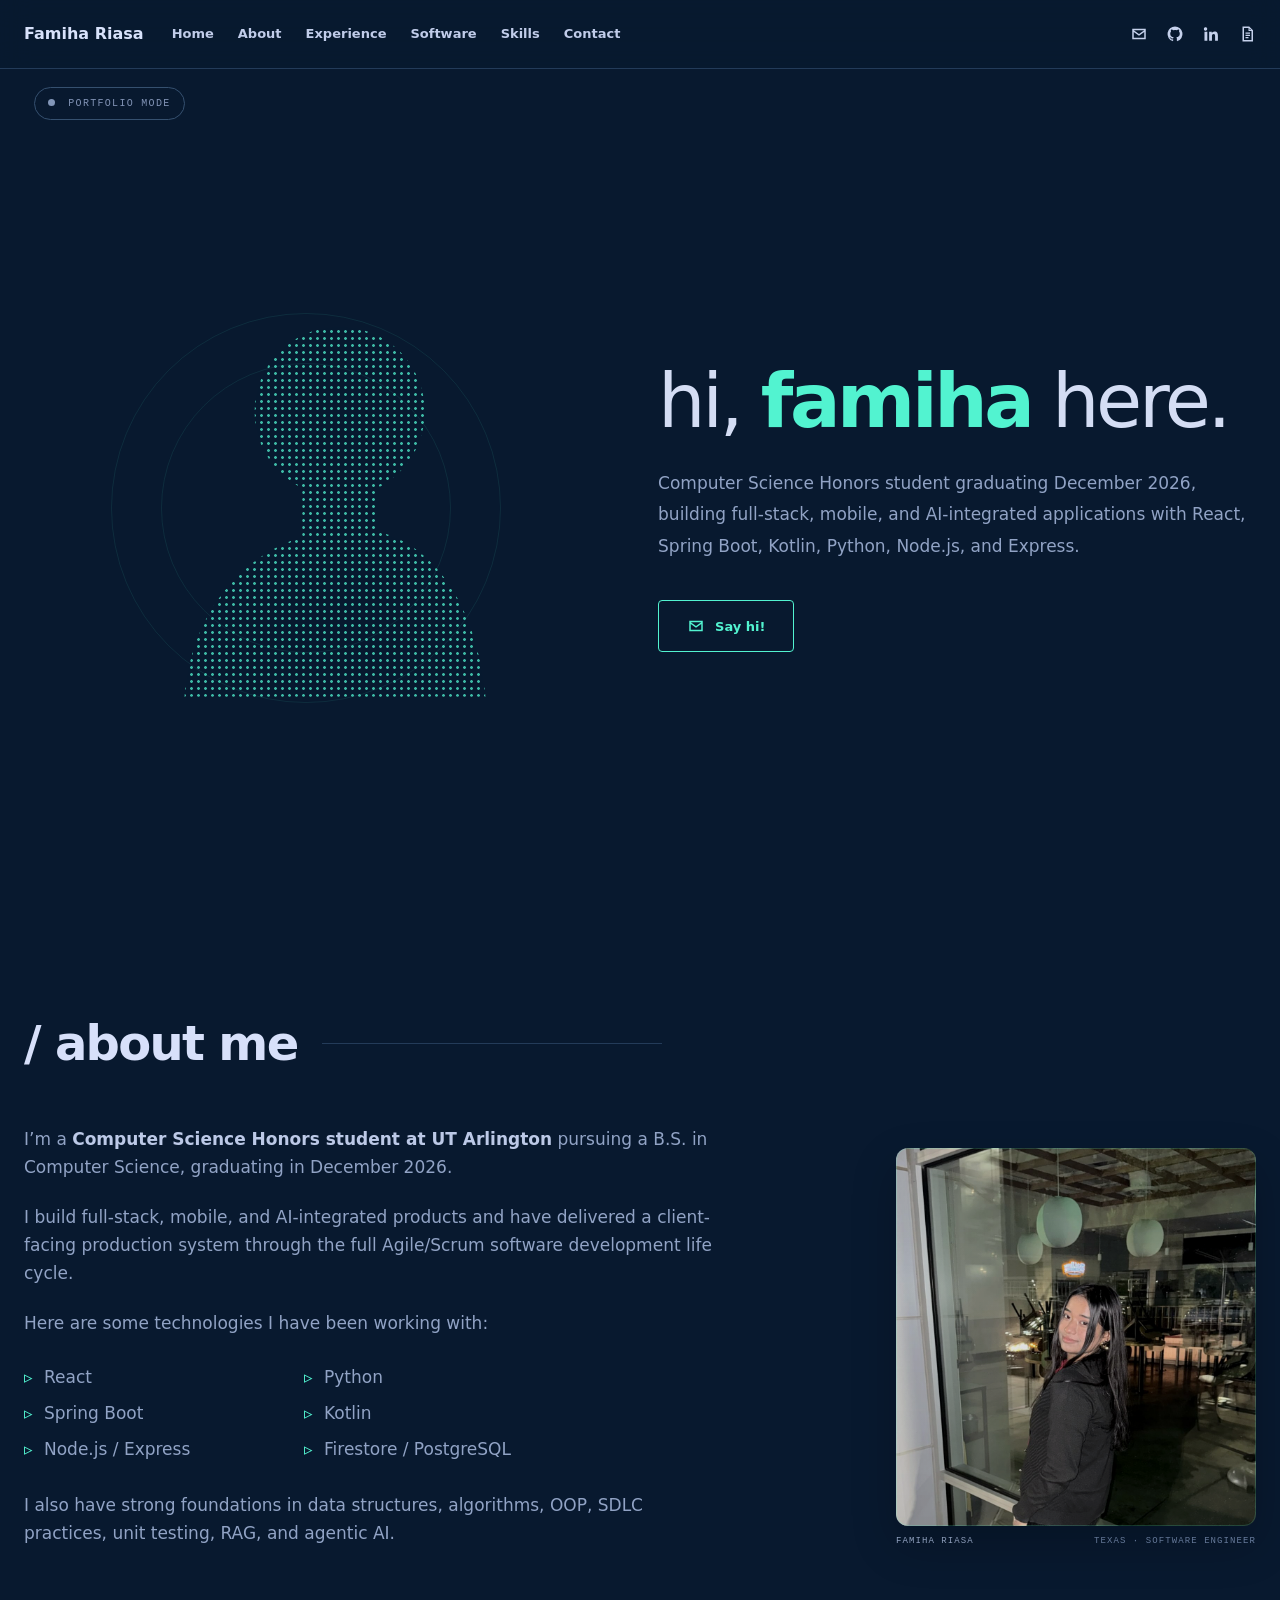
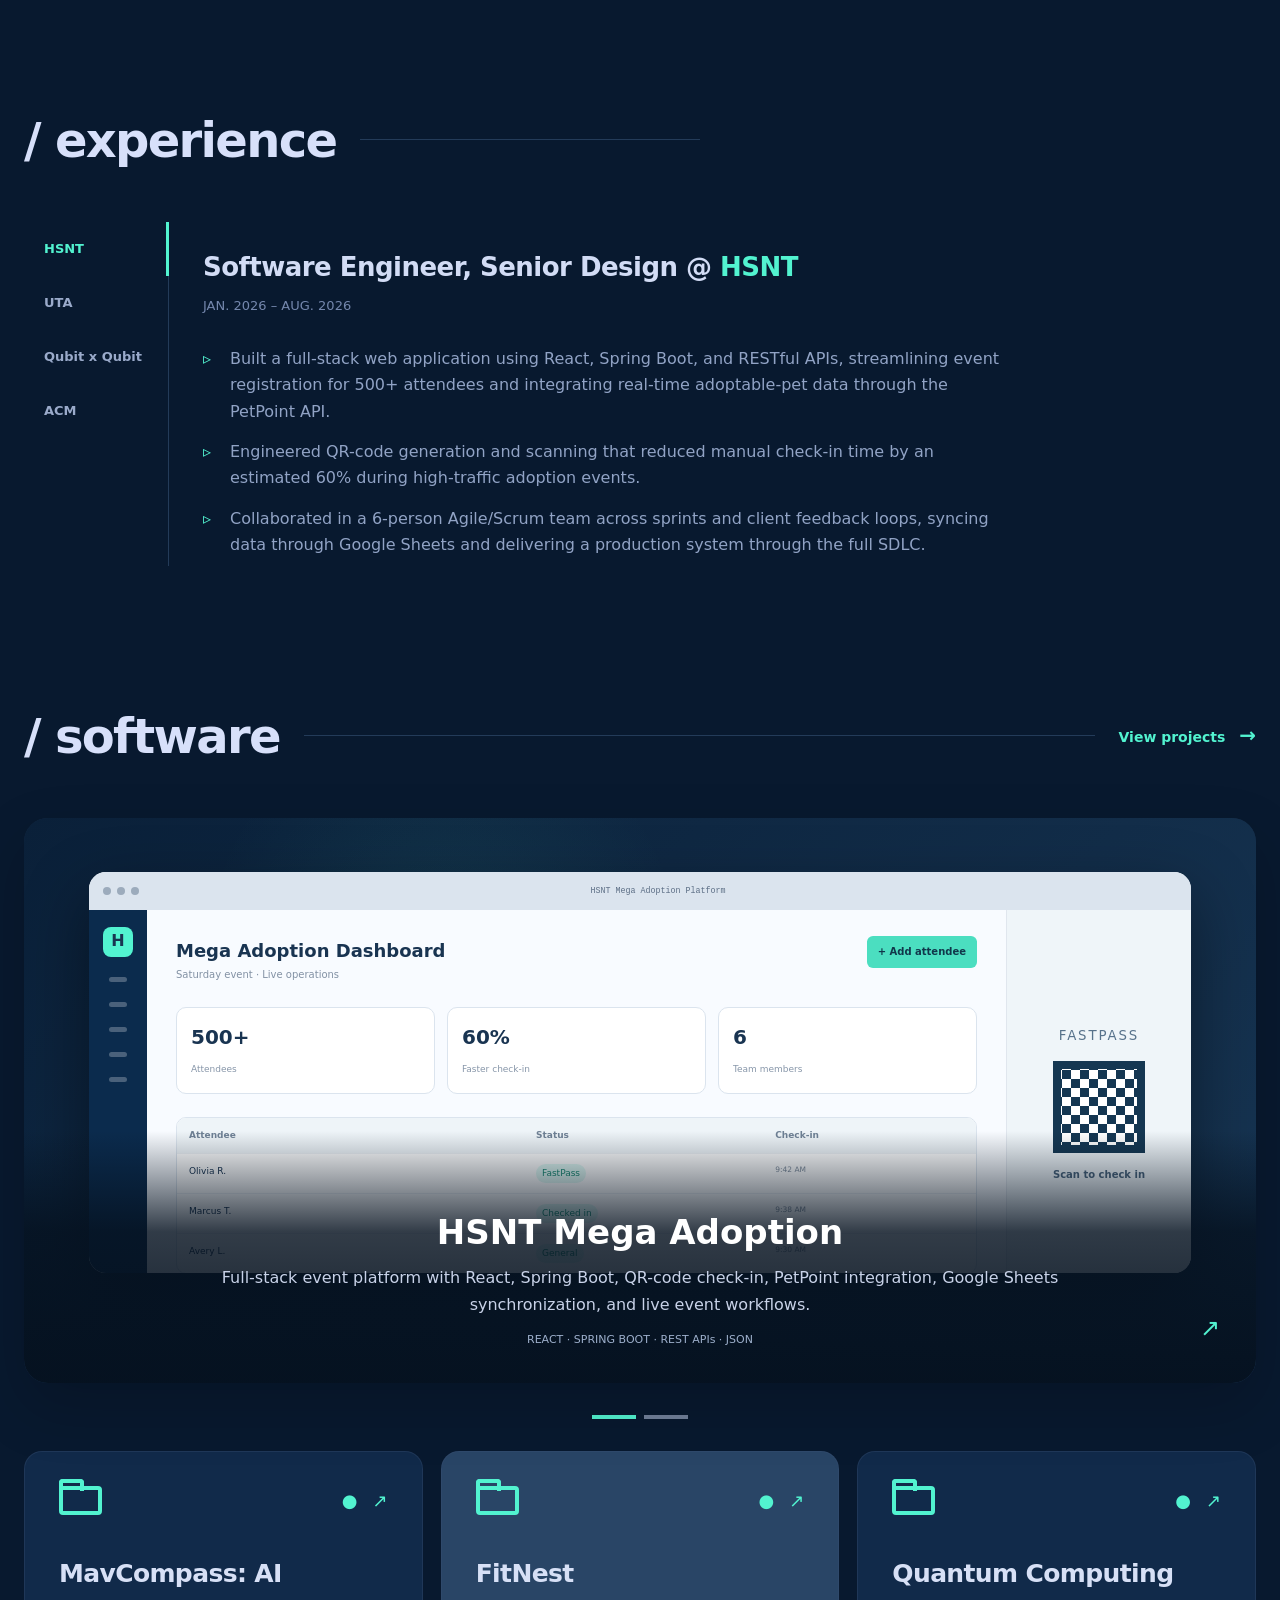
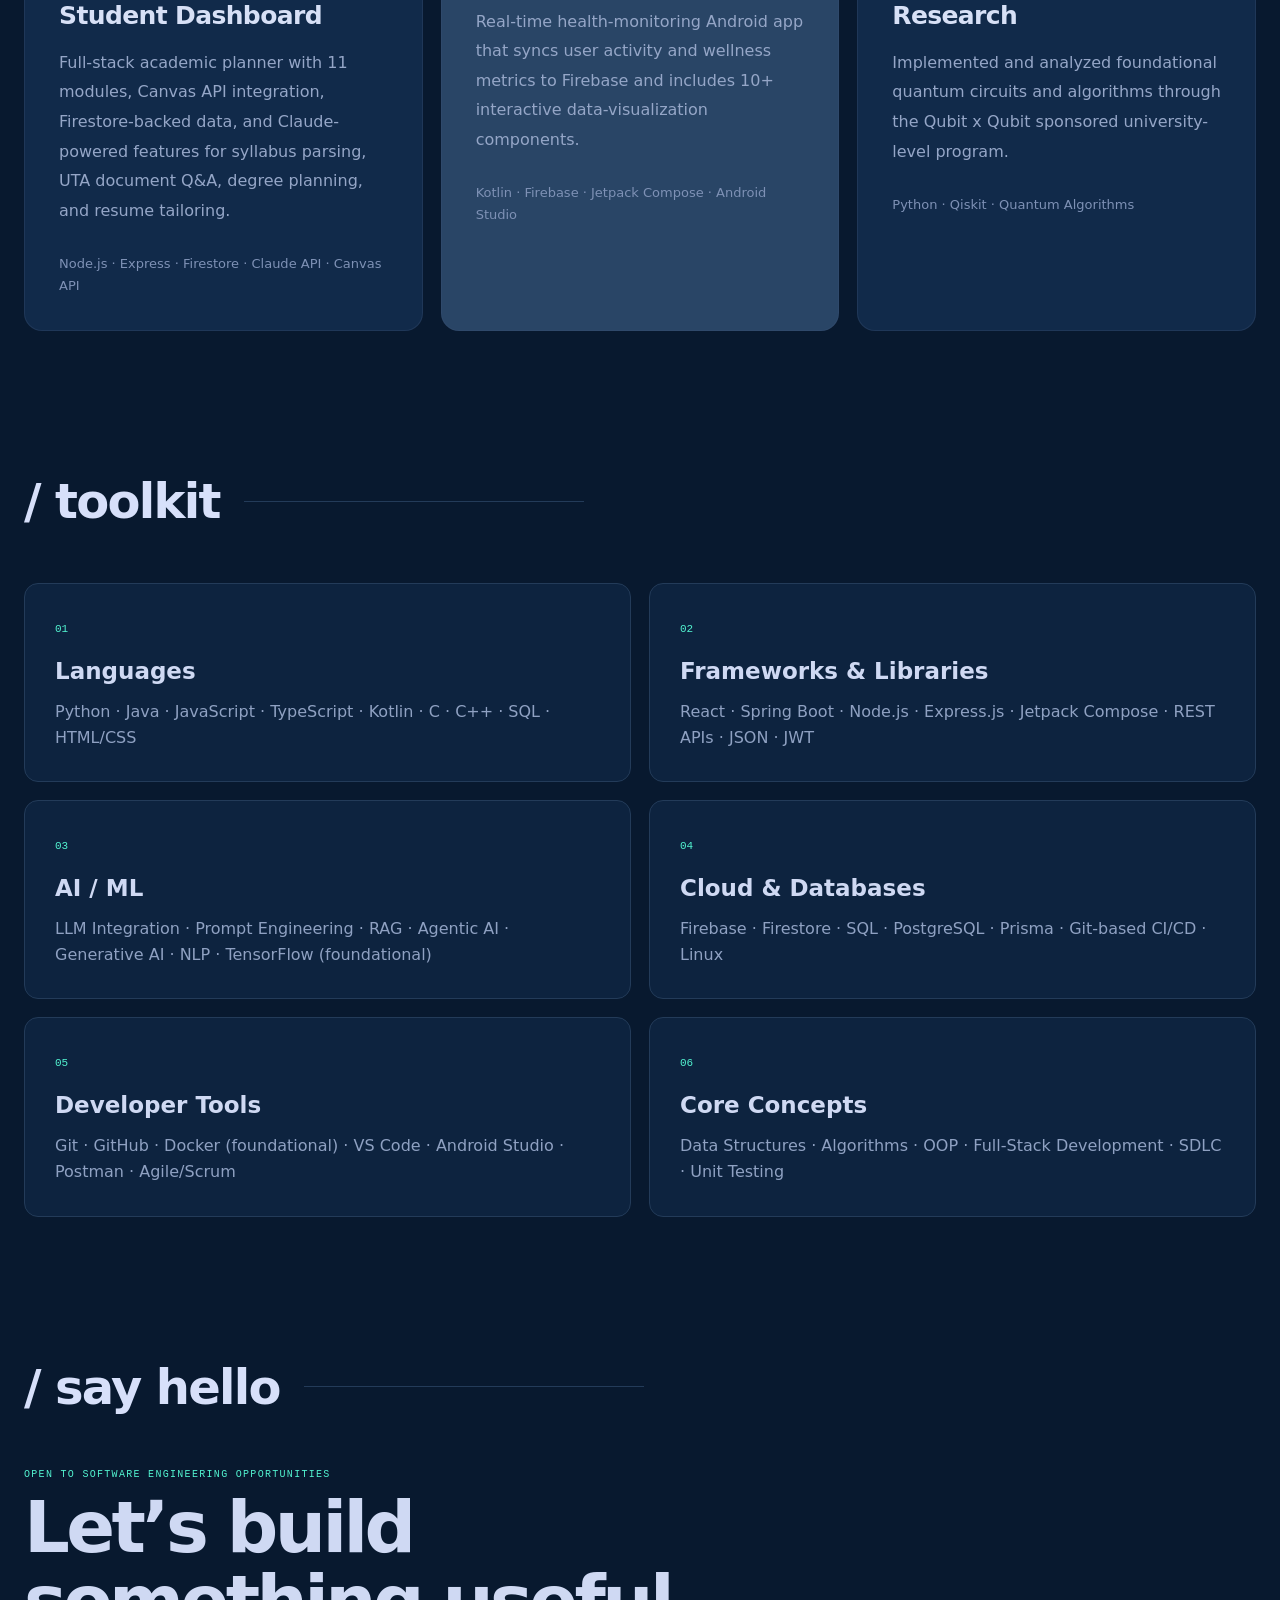
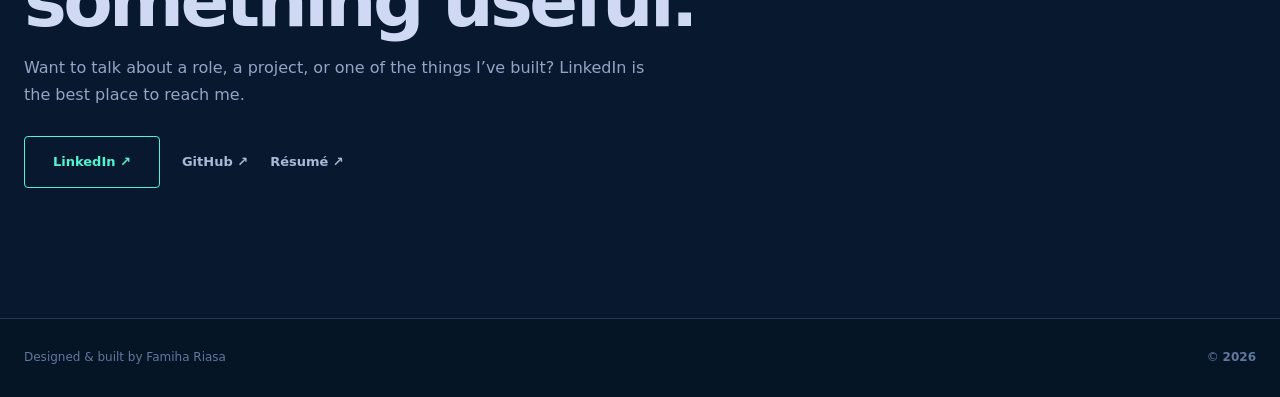
<file: index.html>
<!doctype html><html lang="en"><head><meta charset="utf-8" /><meta name="viewport" content="width=device-width, initial-scale=1" /><meta name="theme-color" content="#081a31" /><meta name="description" content="Famiha Riasa — Computer Science Honors student building full-stack, mobile, and AI-integrated applications." /><title>Famiha Riasa — Software Engineer</title><link rel="icon" href="assets/favicon.svg" type="image/svg+xml" /><link rel="stylesheet" href="styles.css" /></head><body><header class="topbar"><nav class="nav-wrap" aria-label="Primary navigation"><a class="brand" href="#home">Famiha Riasa</a><div class="nav-links"><a href="#home">Home</a><a href="#about">About</a><a href="#experience">Experience</a><a href="#software">Software</a><a href="#skills">Skills</a><a href="#contact">Contact</a></div><div class="nav-icons" aria-label="Social links"><a href="#contact" aria-label="Contact"><svg viewBox="0 0 24 24"><path d="M3 5h18v14H3V5Zm9 7 7-5H5l7 5Zm0 2.3L5 9.4V17h14V9.4l-7 4.9Z"/></svg></a><a href="https://github.com/famihaRiasa987" target="_blank" rel="noreferrer" aria-label="GitHub"><svg viewBox="0 0 24 24"><path d="M12 2a10 10 0 0 0-3.16 19.49c.5.09.68-.22.68-.48v-1.88c-2.78.6-3.37-1.18-3.37-1.18-.45-1.16-1.11-1.47-1.11-1.47-.91-.62.07-.61.07-.61 1 .07 1.54 1.03 1.54 1.03.9 1.53 2.35 1.09 2.93.83.09-.65.35-1.09.64-1.34-2.22-.25-4.55-1.11-4.55-4.94 0-1.09.39-1.98 1.03-2.68-.1-.25-.45-1.27.1-2.64 0 0 .84-.27 2.75 1.02A9.56 9.56 0 0 1 12 6.81c.85 0 1.71.11 2.51.34 1.91-1.29 2.75-1.02 2.75-1.02.55 1.37.2 2.39.1 2.64.64.7 1.03 1.59 1.03 2.68 0 3.84-2.34 4.68-4.57 4.93.36.31.68.92.68 1.86v2.77c0 .27.18.58.69.48A10 10 0 0 0 12 2Z"/></svg></a><a href="https://www.linkedin.com/in/famihariasa" target="_blank" rel="noreferrer" aria-label="LinkedIn"><svg viewBox="0 0 24 24"><path d="M5.2 7.5A2.3 2.3 0 1 1 5.2 3a2.3 2.3 0 0 1 0 4.5ZM3.3 9h3.8v12H3.3V9Zm6.2 0h3.6v1.64h.05c.5-.95 1.73-1.95 3.56-1.95 3.8 0 4.5 2.5 4.5 5.75V21h-3.75v-5.82c0-1.39-.03-3.18-1.94-3.18-1.94 0-2.24 1.52-2.24 3.08V21H9.5V9Z"/></svg></a><a href="resume.html" aria-label="Résumé"><svg viewBox="0 0 24 24"><path d="M6 2h9l5 5v15H6V2Zm8 2H8v16h10V8h-4V4Zm1.5.7V6.5h1.8l-1.8-1.8ZM10 10h6v1.5h-6V10Zm0 3h6v1.5h-6V13Zm0 3h4v1.5h-4V16Z"/></svg></a></div><button class="menu" aria-label="Open menu"><span></span><span></span></button></nav></header><main><section class="hero" id="home"><div class="mode-pill"><span></span> PORTFOLIO MODE</div><div class="hero-inner page-width"><div class="dot-portrait-wrap" aria-hidden="true"><div class="dot-portrait"></div><div class="portrait-line line-a"></div><div class="portrait-line line-b"></div></div><div class="hero-copy"><h1>hi, <strong>famiha</strong> here.</h1><p>Computer Science Honors student graduating December 2026, building full-stack, mobile, and AI-integrated applications with React, Spring Boot, Kotlin, Python, Node.js, and Express.</p><a class="outline-btn" href="#contact"><svg viewBox="0 0 24 24"><path d="M3 5h18v14H3V5Zm9 7 7-5H5l7 5Zm0 2.3L5 9.4V17h14V9.4l-7 4.9Z"/></svg>Say hi!</a></div></div></section><section class="content-section page-width" id="about"><div class="section-title"><h2>/ about me</h2><i></i></div><div class="about-grid"><div class="about-copy"><p>I’m a <b>Computer Science Honors student at UT Arlington</b> pursuing a B.S. in Computer Science, graduating in December 2026.</p><p>I build full-stack, mobile, and AI-integrated products and have delivered a client-facing production system through the full Agile/Scrum software development life cycle.</p><p>Here are some technologies I have been working with:</p><div class="tech-columns"><ul><li>React</li><li>Spring Boot</li><li>Node.js / Express</li></ul><ul><li>Python</li><li>Kotlin</li><li>Firestore / PostgreSQL</li></ul></div><p>I also have strong foundations in data structures, algorithms, OOP, SDLC practices, unit testing, RAG, and agentic AI.</p></div><figure class="photo-shell"><div class="photo-frame"><img src="assets/pic.jpg" alt="Portrait of Famiha Riasa"><div class="photo-tint" aria-hidden="true"></div></div><figcaption><span>Famiha Riasa</span><span>Texas · Software Engineer</span></figcaption></figure></div></section><section class="content-section page-width" id="experience"><div class="section-title"><h2>/ experience</h2><i></i></div><div class="experience-layout"><div class="experience-tabs" role="tablist"><button class="tab active" data-panel="hsnt">HSNT</button><button class="tab" data-panel="uta">UTA</button><button class="tab" data-panel="quantum">Qubit x Qubit</button><button class="tab" data-panel="acm">ACM</button></div><div class="experience-panels"><article class="panel active" id="hsnt"><h3>Software Engineer, Senior Design @ <span>HSNT</span></h3><p class="date">JAN. 2026 – AUG. 2026</p><ul><li>Built a full-stack web application using React, Spring Boot, and RESTful APIs, streamlining event registration for 500+ attendees and integrating real-time adoptable-pet data through the PetPoint API.</li><li>Engineered QR-code generation and scanning that reduced manual check-in time by an estimated 60% during high-traffic adoption events.</li><li>Collaborated in a 6-person Agile/Scrum team across sprints and client feedback loops, syncing data through Google Sheets and delivering a production system through the full SDLC.</li></ul></article><article class="panel" id="uta" hidden><h3>Summer Engineering Counselor @ <span>UTA College of Engineering — Teen Academy</span></h3><p class="date">MAY 2025 – AUG. 2025</p><ul><li>Delivered programming and data-structures instruction to 40+ students across week-long engineering camps.</li><li>Mentored students through 30+ hands-on STEM projects covering basic algorithms and software design.</li><li>Coordinated logistics and technical support for faculty across 3 concurrent camp sessions.</li></ul></article><article class="panel" id="quantum" hidden><h3>Quantum Computing Research Student @ <span>Qubit x Qubit</span></h3><p class="date">2024 · REMOTE</p><ul><li>Completed a selective university-level quantum computing research program and earned certification in quantum algorithms and computation.</li><li>Implemented and analyzed foundational quantum circuits and algorithms using Python and Qiskit.</li><li>Collaborated with peer researchers to document findings and present computational results.</li></ul></article><article class="panel" id="acm" hidden><h3>Club Coordinator @ <span>ACM</span></h3><p class="date">UNIVERSITY OF TEXAS AT ARLINGTON</p><ul><li>Organized coding events, hackathons, and workshops for the developer community.</li></ul></article></div></div></section><section class="content-section page-width" id="software"><div class="section-title software-title"><h2>/ software</h2><i></i><a href="#project-cards">View projects <b>→</b></a></div><article class="feature-card"><div class="feature-visual"><div class="browser-window"><div class="browser-top"><div><span></span><span></span><span></span></div><small>HSNT Mega Adoption Platform</small></div><div class="app-screen"><aside><div class="brand-dot">H</div><i></i><i></i><i></i><i></i><i></i></aside><section class="dash-body"><div class="dash-head"><div><h4>Mega Adoption Dashboard</h4><p>Saturday event · Live operations</p></div><button>+ Add attendee</button></div><div class="stats"><div><b>500+</b><span>Attendees</span></div><div><b>60%</b><span>Faster check-in</span></div><div><b>6</b><span>Team members</span></div></div><div class="fake-table"><div class="table-head"><b>Attendee</b><b>Status</b><b>Check-in</b></div><div><span>Olivia R.</span><em>FastPass</em><small>9:42 AM</small></div><div><span>Marcus T.</span><em>Checked in</em><small>9:38 AM</small></div><div><span>Avery L.</span><em>General</em><small>9:30 AM</small></div></div></section><div class="qr-side"><small>FASTPASS</small><div class="qr"></div><b>Scan to check in</b></div></div></div></div><div class="feature-caption"><h3><a href="https://app.hsnt.org/" target="_blank" rel="noreferrer">HSNT Mega Adoption</a></h3><p>Full-stack event platform with React, Spring Boot, QR-code check-in, PetPoint integration, Google Sheets synchronization, and live event workflows.</p><span>REACT · SPRING BOOT · REST APIs · JSON</span><a href="https://app.hsnt.org/" target="_blank" rel="noreferrer" aria-label="Open HSNT Mega Adoption app">↗</a></div></article><div class="carousel-dots" aria-hidden="true"><i class="on"></i><i></i></div><div class="project-grid" id="project-cards"><article class="project-card"><div class="card-top"><span class="folder"></span><div><a href="https://github.com/famihaRiasa987/campus-navigator-ai" target="_blank" rel="noreferrer" aria-label="MavCompass GitHub">●</a><a href="https://github.com/famihaRiasa987/campus-navigator-ai" target="_blank" rel="noreferrer" aria-label="Open MavCompass repository">↗</a></div></div><h3>MavCompass: AI Student Dashboard</h3><p>Full-stack academic planner with 11 modules, Canvas API integration, Firestore-backed data, and Claude-powered features for syllabus parsing, UTA document Q&amp;A, degree planning, and resume tailoring.</p><span>Node.js · Express · Firestore · Claude API · Canvas API</span></article><article class="project-card featured-small"><div class="card-top"><span class="folder"></span><div><a href="https://github.com/famihaRiasa987/PersonalHealthMonitorApp" target="_blank" rel="noreferrer" aria-label="FitNest GitHub">●</a><a href="https://github.com/famihaRiasa987/PersonalHealthMonitorApp" target="_blank" rel="noreferrer" aria-label="Open FitNest repository">↗</a></div></div><h3>FitNest</h3><p>Real-time health-monitoring Android app that syncs user activity and wellness metrics to Firebase and includes 10+ interactive data-visualization components.</p><span>Kotlin · Firebase · Jetpack Compose · Android Studio</span></article><article class="project-card"><div class="card-top"><span class="folder"></span><div><a href="https://github.com/famihaRiasa987" target="_blank" rel="noreferrer" aria-label="GitHub profile">●</a><a href="#experience">↗</a></div></div><h3>Quantum Computing Research</h3><p>Implemented and analyzed foundational quantum circuits and algorithms through the Qubit x Qubit sponsored university-level program.</p><span>Python · Qiskit · Quantum Algorithms</span></article></div></section><section class="content-section page-width" id="skills"><div class="section-title"><h2>/ toolkit</h2><i></i></div><div class="toolkit-grid"><article><span>01</span><h3>Languages</h3><p>Python · Java · JavaScript · TypeScript · Kotlin · C · C++ · SQL · HTML/CSS</p></article><article><span>02</span><h3>Frameworks &amp; Libraries</h3><p>React · Spring Boot · Node.js · Express.js · Jetpack Compose · REST APIs · JSON · JWT</p></article><article><span>03</span><h3>AI / ML</h3><p>LLM Integration · Prompt Engineering · RAG · Agentic AI · Generative AI · NLP · TensorFlow (foundational)</p></article><article><span>04</span><h3>Cloud &amp; Databases</h3><p>Firebase · Firestore · SQL · PostgreSQL · Prisma · Git-based CI/CD · Linux</p></article><article><span>05</span><h3>Developer Tools</h3><p>Git · GitHub · Docker (foundational) · VS Code · Android Studio · Postman · Agile/Scrum</p></article><article><span>06</span><h3>Core Concepts</h3><p>Data Structures · Algorithms · OOP · Full-Stack Development · SDLC · Unit Testing</p></article></div></section><section class="content-section page-width contact" id="contact"><div class="section-title"><h2>/ say hello</h2><i></i></div><div class="contact-inner"><p class="tiny">OPEN TO SOFTWARE ENGINEERING OPPORTUNITIES</p><h2>Let’s build something useful.</h2><p>Want to talk about a role, a project, or one of the things I’ve built? LinkedIn is the best place to reach me.</p><div class="contact-actions"><a class="outline-btn" href="https://www.linkedin.com/in/famihariasa" target="_blank" rel="noreferrer">LinkedIn ↗</a><a href="https://github.com/famihaRiasa987" target="_blank" rel="noreferrer">GitHub ↗</a><a href="resume.html">Résumé ↗</a></div></div></section></main><footer><div class="page-width"><span>Designed & built by Famiha Riasa</span><span>© <b id="year"></b></span></div></footer><script src="script.js"></script></body></html>
</file>
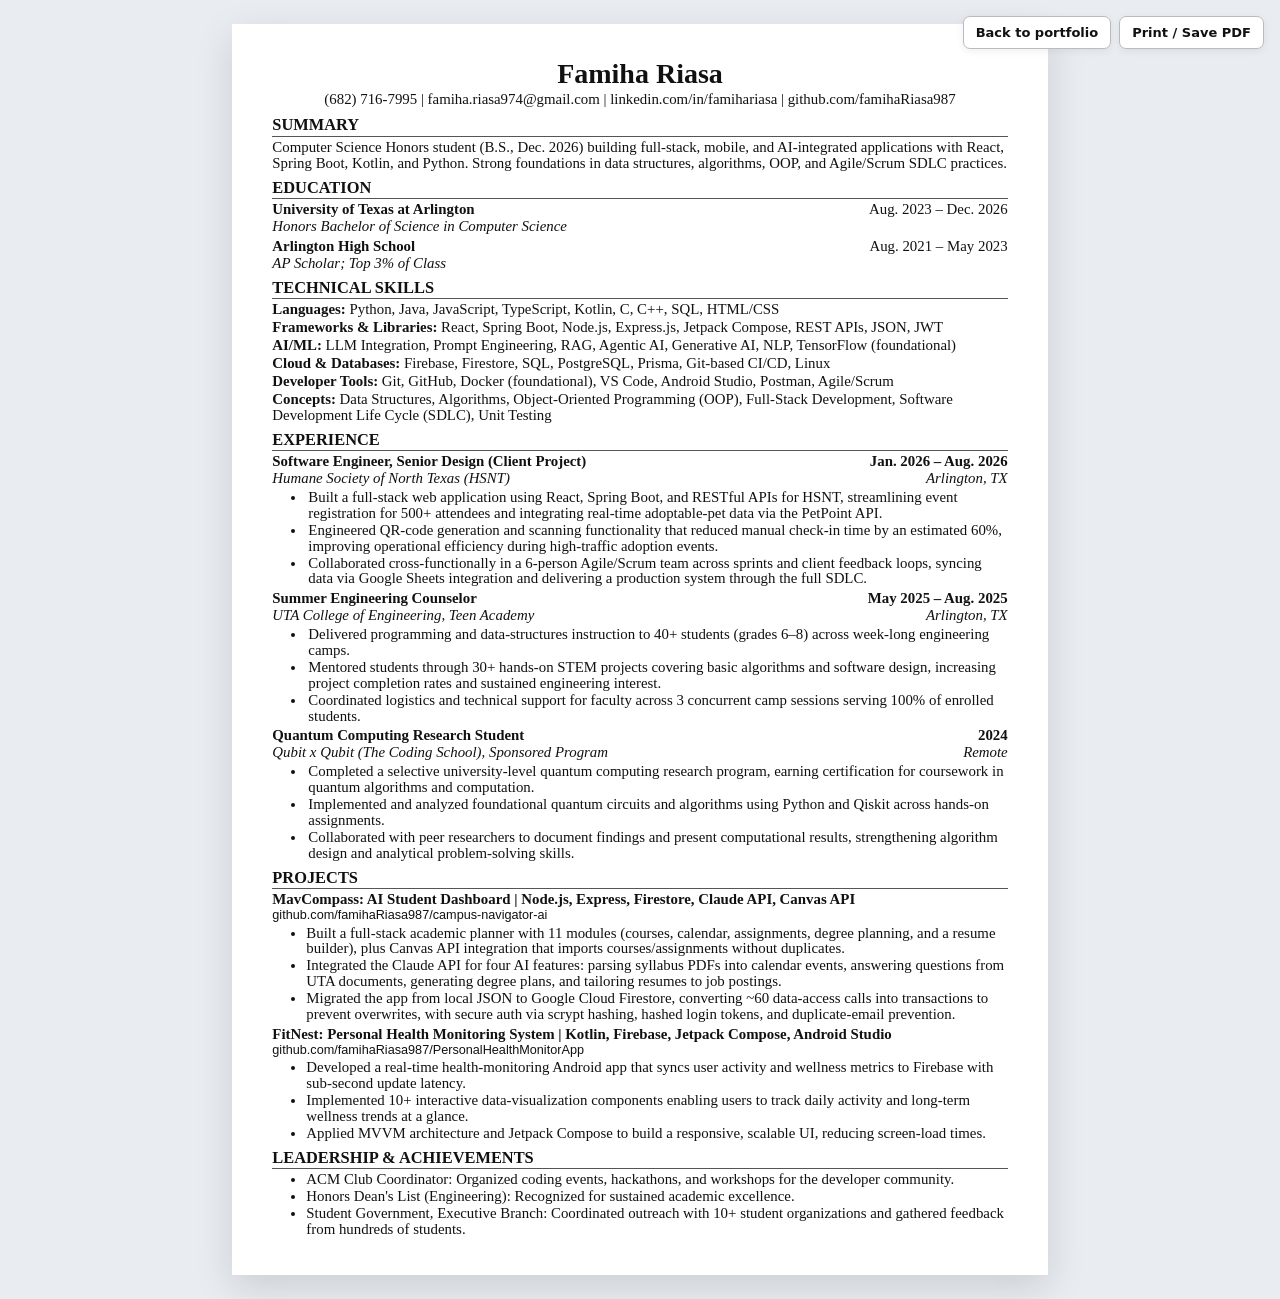
<file: resume.html>
<!doctype html><html lang="en"><head><meta charset="utf-8"><meta name="viewport" content="width=device-width,initial-scale=1"><title>Famiha Riasa — Resume</title><style>@page{size:letter;margin:.45in}.toolbar{position:fixed;top:16px;right:16px;z-index:10;display:flex;gap:8px}.toolbar button,.toolbar a{font:600 13px system-ui,sans-serif;border:1px solid #bbb;background:#fff;color:#111;padding:8px 12px;border-radius:7px;text-decoration:none;box-shadow:0 2px 8px #0001;cursor:pointer}body{margin:0;background:#e9edf2;color:#111;font-family:"Times New Roman",Times,serif}.page{width:8.5in;min-height:11in;margin:24px auto;background:#fff;padding:.36in .42in .38in;box-sizing:border-box;box-shadow:0 12px 36px #0002;font-size:11.15pt;line-height:1.07}h1{font-size:21pt;text-align:center;margin:0 0 3px;font-weight:700}.contact{text-align:center;margin:0 0 9px}.contact a,.project a{color:#111;text-decoration:none}.sec{font-size:12.3pt;font-weight:700;margin:7px 0 3px;padding-bottom:2px;border-bottom:1px solid #555}.summary{margin:0 0 6px}.row{display:flex;justify-content:space-between;gap:12px;align-items:flex-start}.left{font-weight:700}.right{text-align:right;white-space:nowrap}.italic{font-style:italic}.subrow{display:flex;justify-content:space-between;gap:12px;margin-top:1px}.skills p{margin:2px 0}.item{margin:0 0 4px}.item-title{display:flex;justify-content:space-between;gap:14px;font-weight:700}.item-sub{display:flex;justify-content:space-between;gap:14px;font-style:italic;margin-top:1px}.item ul{margin:3px 0 3px 22px;padding-left:12px}.item li{margin:1px 0;padding-left:2px}.project-title{display:flex;justify-content:space-between;gap:12px;font-weight:700}.project ul{margin:3px 0 4px 22px;padding-left:12px}.project li{margin:1px 0}.repo{font-size:9.5pt;font-family:Arial,sans-serif;margin-top:1px}.lead ul{margin:3px 0 0 22px;padding-left:12px}.lead li{margin:1px 0}@media(max-width:900px){body{background:#fff}.page{width:100%;min-height:auto;margin:0;box-shadow:none;padding:22px 18px}.toolbar{position:sticky;top:0;justify-content:flex-end;background:#fff;padding:8px 8px 4px}}@media print{body{background:#fff}.page{margin:0;box-shadow:none;width:auto;min-height:auto;padding:0}.toolbar{display:none}}</style></head><body><div class="toolbar"><a href="index.html">Back to portfolio</a><button onclick="window.print()">Print / Save PDF</button></div><main class="page"><h1>Famiha Riasa</h1><p class="contact">(682) 716-7995 | famiha.riasa974@gmail.com | <a href="https://www.linkedin.com/in/famihariasa">linkedin.com/in/famihariasa</a> | <a href="https://github.com/famihaRiasa987">github.com/famihaRiasa987</a></p><div class="sec">SUMMARY</div><p class="summary">Computer Science Honors student (B.S., Dec. 2026) building full-stack, mobile, and AI-integrated applications with React, Spring Boot, Kotlin, and Python. Strong foundations in data structures, algorithms, OOP, and Agile/Scrum SDLC practices.</p><div class="sec">EDUCATION</div><div class="row"><div class="left">University of Texas at Arlington</div><div class="right">Aug. 2023 – Dec. 2026</div></div><div class="subrow"><div class="italic">Honors Bachelor of Science in Computer Science</div><div></div></div><div class="row" style="margin-top:4px"><div class="left">Arlington High School</div><div class="right">Aug. 2021 – May 2023</div></div><div class="subrow"><div class="italic">AP Scholar; Top 3% of Class</div><div></div></div><div class="sec">TECHNICAL SKILLS</div><div class="skills"><p><b>Languages:</b> Python, Java, JavaScript, TypeScript, Kotlin, C, C++, SQL, HTML/CSS</p><p><b>Frameworks &amp; Libraries:</b> React, Spring Boot, Node.js, Express.js, Jetpack Compose, REST APIs, JSON, JWT</p><p><b>AI/ML:</b> LLM Integration, Prompt Engineering, RAG, Agentic AI, Generative AI, NLP, TensorFlow (foundational)</p><p><b>Cloud &amp; Databases:</b> Firebase, Firestore, SQL, PostgreSQL, Prisma, Git-based CI/CD, Linux</p><p><b>Developer Tools:</b> Git, GitHub, Docker (foundational), VS Code, Android Studio, Postman, Agile/Scrum</p><p><b>Concepts:</b> Data Structures, Algorithms, Object-Oriented Programming (OOP), Full-Stack Development, Software Development Life Cycle (SDLC), Unit Testing</p></div><div class="sec">EXPERIENCE</div><div class="item"><div class="item-title"><span>Software Engineer, Senior Design (Client Project)</span><span>Jan. 2026 – Aug. 2026</span></div><div class="item-sub"><span>Humane Society of North Texas (HSNT)</span><span>Arlington, TX</span></div><ul><li>Built a full-stack web application using React, Spring Boot, and RESTful APIs for HSNT, streamlining event registration for 500+ attendees and integrating real-time adoptable-pet data via the PetPoint API.</li><li>Engineered QR-code generation and scanning functionality that reduced manual check-in time by an estimated 60%, improving operational efficiency during high-traffic adoption events.</li><li>Collaborated cross-functionally in a 6-person Agile/Scrum team across sprints and client feedback loops, syncing data via Google Sheets integration and delivering a production system through the full SDLC.</li></ul></div><div class="item"><div class="item-title"><span>Summer Engineering Counselor</span><span>May 2025 – Aug. 2025</span></div><div class="item-sub"><span>UTA College of Engineering, Teen Academy</span><span>Arlington, TX</span></div><ul><li>Delivered programming and data-structures instruction to 40+ students (grades 6–8) across week-long engineering camps.</li><li>Mentored students through 30+ hands-on STEM projects covering basic algorithms and software design, increasing project completion rates and sustained engineering interest.</li><li>Coordinated logistics and technical support for faculty across 3 concurrent camp sessions serving 100% of enrolled students.</li></ul></div><div class="item"><div class="item-title"><span>Quantum Computing Research Student</span><span>2024</span></div><div class="item-sub"><span>Qubit x Qubit (The Coding School), Sponsored Program</span><span>Remote</span></div><ul><li>Completed a selective university-level quantum computing research program, earning certification for coursework in quantum algorithms and computation.</li><li>Implemented and analyzed foundational quantum circuits and algorithms using Python and Qiskit across hands-on assignments.</li><li>Collaborated with peer researchers to document findings and present computational results, strengthening algorithm design and analytical problem-solving skills.</li></ul></div><div class="sec">PROJECTS</div><div class="project"><div class="project-title"><span>MavCompass: AI Student Dashboard | Node.js, Express, Firestore, Claude API, Canvas API</span></div><div class="repo"><a href="https://github.com/famihaRiasa987/campus-navigator-ai">github.com/famihaRiasa987/campus-navigator-ai</a></div><ul><li>Built a full-stack academic planner with 11 modules (courses, calendar, assignments, degree planning, and a resume builder), plus Canvas API integration that imports courses/assignments without duplicates.</li><li>Integrated the Claude API for four AI features: parsing syllabus PDFs into calendar events, answering questions from UTA documents, generating degree plans, and tailoring resumes to job postings.</li><li>Migrated the app from local JSON to Google Cloud Firestore, converting ~60 data-access calls into transactions to prevent overwrites, with secure auth via scrypt hashing, hashed login tokens, and duplicate-email prevention.</li></ul></div><div class="project"><div class="project-title"><span>FitNest: Personal Health Monitoring System | Kotlin, Firebase, Jetpack Compose, Android Studio</span></div><div class="repo"><a href="https://github.com/famihaRiasa987/PersonalHealthMonitorApp">github.com/famihaRiasa987/PersonalHealthMonitorApp</a></div><ul><li>Developed a real-time health-monitoring Android app that syncs user activity and wellness metrics to Firebase with sub-second update latency.</li><li>Implemented 10+ interactive data-visualization components enabling users to track daily activity and long-term wellness trends at a glance.</li><li>Applied MVVM architecture and Jetpack Compose to build a responsive, scalable UI, reducing screen-load times.</li></ul></div><div class="sec">LEADERSHIP &amp; ACHIEVEMENTS</div><div class="lead"><ul><li>ACM Club Coordinator: Organized coding events, hackathons, and workshops for the developer community.</li><li>Honors Dean's List (Engineering): Recognized for sustained academic excellence.</li><li>Student Government, Executive Branch: Coordinated outreach with 10+ student organizations and gathered feedback from hundreds of students.</li></ul></div></main></body></html>
</file>
<file: styles.css>
:root{
  --bg:#08192f;
  --bg2:#0a1f39;
  --card:#102847;
  --card2:#183353;
  --text:#cfd9f3;
  --text2:#91a3c5;
  --text3:#6f83a9;
  --mint:#52f3d0;
  --line:#233b59;
  --w:1260px;
}
*{box-sizing:border-box}
html{scroll-behavior:smooth}
body{margin:0;background:var(--bg);color:var(--text);font-family:ui-rounded,"SF Pro Rounded","Avenir Next",Avenir,"Segoe UI",system-ui,sans-serif;line-height:1.65;-webkit-font-smoothing:antialiased}
a{color:inherit;text-decoration:none}
button{font:inherit}
svg{fill:currentColor;display:block}
::selection{background:var(--mint);color:#04241d}
.page-width{width:min(calc(100% - 48px),var(--w));margin-inline:auto}
.topbar{position:sticky;top:0;z-index:50;background:rgba(8,25,47,.96);backdrop-filter:blur(14px);border-bottom:1px solid var(--line)}
.nav-wrap{width:min(calc(100% - 48px),var(--w));margin:auto;height:68px;display:flex;align-items:center;gap:28px}
.brand{font-weight:800;font-size:16px;color:#d8e2fb;white-space:nowrap}
.nav-links{display:flex;gap:24px;align-items:center;flex:1}
.nav-links a{font-size:13px;font-weight:700;color:#c0ccea;transition:.2s}
.nav-links a:hover{color:var(--mint)}
.nav-icons{display:flex;gap:18px;align-items:center}.nav-icons a{color:#c5d1ec;transition:.2s}.nav-icons a:hover{color:var(--mint);transform:translateY(-2px)}.nav-icons svg{width:18px;height:18px}
.menu{display:none;background:none;border:0;color:var(--text);padding:8px}.menu span{display:block;width:21px;height:2px;background:currentColor;margin:5px}
.hero{min-height:calc(100vh - 68px);position:relative;padding:0 0 40px;display:flex;align-items:center}
.mode-pill{position:absolute;top:18px;left:34px;height:33px;padding:0 13px;border:1px solid #35506f;border-radius:18px;color:#8193b5;font:10px/31px ui-monospace,SFMono-Regular,Menlo,monospace;letter-spacing:.13em}.mode-pill span{display:inline-block;width:7px;height:7px;border-radius:50%;background:#8296b8;margin-right:6px}
.hero-inner{display:grid;grid-template-columns:1fr 1.06fr;align-items:center;gap:70px;padding-top:85px}
.dot-portrait-wrap{height:465px;position:relative;display:grid;place-items:center}
.dot-portrait{width:390px;height:430px;background-image:radial-gradient(circle,var(--mint) 1.3px,transparent 1.5px);background-size:7px 7px;opacity:.74;filter:drop-shadow(0 0 18px rgba(82,243,208,.07));-webkit-mask:url("data:image/svg+xml,%3Csvg xmlns='http://www.w3.org/2000/svg' viewBox='0 0 400 460'%3E%3Ccircle cx='236' cy='127' r='91' fill='white'/%3E%3Cpath d='M196 185h82v98h-82z' fill='white'/%3E%3Cpath d='M70 432c7-92 65-161 150-178 91-18 160 55 172 178H70Z' fill='white'/%3E%3C/svg%3E") center/contain no-repeat;mask:url("data:image/svg+xml,%3Csvg xmlns='http://www.w3.org/2000/svg' viewBox='0 0 400 460'%3E%3Ccircle cx='236' cy='127' r='91' fill='white'/%3E%3Cpath d='M196 185h82v98h-82z' fill='white'/%3E%3Cpath d='M70 432c7-92 65-161 150-178 91-18 160 55 172 178H70Z' fill='white'/%3E%3C/svg%3E") center/contain no-repeat}
.portrait-line{position:absolute;border:1px solid rgba(82,243,208,.09);border-radius:50%}.line-a{width:290px;height:290px}.line-b{width:390px;height:390px}
.hero-copy{max-width:610px}.hero-copy h1{margin:0 0 28px;font-size:clamp(58px,6vw,75px);line-height:1.03;font-weight:450;letter-spacing:-.045em;color:#d4ddf4}.hero-copy h1 strong{color:var(--mint);font-weight:850}.hero-copy p{margin:0 0 38px;max-width:590px;font-size:17px;line-height:1.85;color:var(--text2)}
.outline-btn{min-height:52px;display:inline-flex;align-items:center;gap:10px;padding:0 28px;border:1px solid var(--mint);border-radius:4px;color:var(--mint);font-size:13px;font-weight:800;transition:.2s}.outline-btn:hover{background:rgba(82,243,208,.07);transform:translateY(-2px)}.outline-btn svg{width:18px;height:18px}
.content-section{padding-top:118px;padding-bottom:28px}
.section-title{display:flex;align-items:center;gap:24px;margin-bottom:58px}.section-title h2{margin:0;color:#d7e0fa;font-size:clamp(36px,4vw,48px);line-height:1;font-weight:800;letter-spacing:-.035em}.section-title i{height:1px;background:var(--line);width:340px}.software-title i{flex:1}.software-title>a{margin-left:auto;color:var(--mint);font-weight:700;font-size:14px;white-space:nowrap}.software-title>a b{font-size:20px;margin-left:9px}
.about-grid{display:grid;grid-template-columns:1.18fr .72fr;gap:110px;align-items:center}.about-copy{font-size:17px;color:var(--text2)}.about-copy p{margin:0 0 22px;max-width:700px}.about-copy b{color:#bcc9e7}.about-copy a{color:var(--mint);font-weight:750}.tech-columns{display:grid;grid-template-columns:1fr 1fr;max-width:560px;margin:10px 0 24px}.tech-columns ul{list-style:none;padding:0;margin:0}.tech-columns li{position:relative;padding:4px 0 4px 20px}.tech-columns li:before{content:'▹';position:absolute;left:0;color:var(--mint)}
.photo-shell{justify-self:end;width:360px;max-width:100%;margin:0}
.photo-frame{position:relative;aspect-ratio:1/1.05;overflow:hidden;border-radius:12px;background:#102640;box-shadow:0 18px 45px rgba(0,0,0,.22),inset 0 0 0 1px rgba(255,255,255,.08)}
.photo-frame:after{content:"";position:absolute;inset:0;border:1px solid rgba(95,255,216,.18);border-radius:12px;pointer-events:none}
.photo-frame img{display:block;width:100%;height:100%;object-fit:cover;object-position:50% 47%;filter:saturate(.90) contrast(1.02) brightness(.93)}
.photo-tint{position:absolute;inset:0;background:linear-gradient(180deg,rgba(18,53,77,.02),rgba(7,25,46,.09));mix-blend-mode:multiply;pointer-events:none}
.photo-shell figcaption{display:flex;justify-content:space-between;gap:14px;margin-top:10px;color:#7389ad;font:9px ui-monospace,SFMono-Regular,Menlo,monospace;letter-spacing:.12em;text-transform:uppercase}
.photo-shell figcaption span:first-child{color:#9fb1d1}
.experience-layout{display:grid;grid-template-columns:145px 1fr;gap:34px;max-width:980px}.experience-tabs{display:flex;flex-direction:column;border-right:1px solid var(--line)}.tab{position:relative;height:54px;padding:0 20px;background:transparent;border:0;color:#9aaaca;text-align:left;cursor:pointer;font-weight:700;font-size:13px}.tab.active,.tab:hover{color:var(--mint)}.tab.active:after{content:'';position:absolute;right:-1px;top:0;bottom:0;width:3px;background:var(--mint)}.experience-panels{padding:24px 0 0}.panel h3{margin:0 0 7px;color:#d2dcf5;font-size:26px;letter-spacing:-.02em}.panel h3 span{color:var(--mint)}.panel .date{margin:0 0 22px;color:#7487ad;font-size:13px}.panel ul{list-style:none;padding:0;margin:0}.panel li{position:relative;padding:7px 0 7px 27px;color:var(--text2);font-size:16px;max-width:800px}.panel li:before{content:'▹';position:absolute;left:0;color:var(--mint)}
.feature-card{position:relative;min-height:565px;border-radius:24px;overflow:hidden;background:#142946;box-shadow:0 24px 60px rgba(0,0,0,.18)}.feature-visual{position:absolute;inset:0;padding:54px 65px 110px;background:radial-gradient(circle at 34% 23%,rgba(82,243,208,.08),transparent 26%),linear-gradient(135deg,#0a2039,#173553)}.browser-window{height:100%;border-radius:17px;overflow:hidden;background:#f4f7fb;box-shadow:0 24px 65px rgba(0,0,0,.42)}.browser-top{height:38px;background:#dbe4ee;display:flex;align-items:center;padding:0 14px;color:#5c6e85;font:10px ui-monospace,SFMono-Regular,Menlo,monospace}.browser-top>div{display:flex;gap:6px}.browser-top>div span{width:8px;height:8px;border-radius:50%;background:#9cabbc}.browser-top small{margin:auto}.app-screen{height:calc(100% - 38px);display:grid;grid-template-columns:58px 1fr 185px;background:#f8fbff;color:#193451}.app-screen aside{background:#0b2b4d;display:flex;flex-direction:column;align-items:center;gap:20px;padding:17px 0}.brand-dot{width:30px;height:30px;border-radius:8px;background:var(--mint);display:grid;place-items:center;font-weight:900}.app-screen aside i{width:18px;height:5px;background:rgba(255,255,255,.26);border-radius:5px}.dash-body{padding:26px 29px}.dash-head{display:flex;justify-content:space-between;align-items:start}.dash-head h4{margin:0 0 2px;font-size:18px}.dash-head p{margin:0;color:#8291a4;font-size:10px}.dash-head button{border:0;background:#4bdec0;color:#11364a;padding:8px 11px;border-radius:6px;font-weight:800;font-size:10px}.stats{display:grid;grid-template-columns:repeat(3,1fr);gap:12px;margin:23px 0}.stats div{border:1px solid #dbe4ee;border-radius:10px;background:white;padding:13px 14px}.stats b{display:block;font-size:20px}.stats span{font-size:9px;color:#8796a9}.fake-table{border:1px solid #dbe4ee;border-radius:10px;overflow:hidden;background:white}.fake-table>div{display:grid;grid-template-columns:1.25fr .85fr .7fr;gap:10px;padding:10px 12px;border-bottom:1px solid #eef2f6;font-size:9px}.fake-table>div:last-child{border-bottom:0}.fake-table .table-head{background:#eef4f8;color:#6f8195}.fake-table em{font-style:normal;color:#198d75;background:#e1faf5;border-radius:20px;padding:2px 6px;width:max-content}.fake-table small{color:#7f8d9d}.qr-side{border-left:1px solid #e0e6ee;display:grid;place-content:center;justify-items:center;gap:14px;background:#eff5f9}.qr-side>small{letter-spacing:.14em;color:#57728b}.qr{width:92px;height:92px;background:conic-gradient(from 90deg,#153752 25%,#fff 0 50%,#153752 0 75%,#fff 0);background-size:18px 18px;box-shadow:inset 0 0 0 8px #153752}.qr-side b{font-size:10px;color:#49647d}.feature-caption{position:absolute;left:0;right:0;bottom:0;padding:73px 42px 31px;background:linear-gradient(transparent,rgba(5,17,31,.82) 40%,rgba(5,17,31,.97));text-align:center}.feature-caption h3{margin:0;color:#fff;font-size:34px}.feature-caption p{margin:5px auto 7px;max-width:850px;color:#c8d2e8}.feature-caption>span{font-size:11px;color:#9dafcb}.feature-caption>a{position:absolute;right:36px;bottom:34px;color:var(--mint);font-size:24px}.carousel-dots{display:flex;justify-content:center;gap:8px;margin:32px 0}.carousel-dots i{width:44px;height:4px;background:#71809a}.carousel-dots .on{background:var(--mint)}
.project-grid{display:grid;grid-template-columns:repeat(3,1fr);gap:18px}.project-card{min-height:330px;padding:34px;border-radius:18px;background:#112a4a;border:1px solid rgba(57,81,114,.35);transition:.22s}.project-card.featured-small{background:#294566}.project-card:hover{transform:translateY(-6px);border-color:rgba(82,243,208,.3)}.card-top{display:flex;justify-content:space-between;align-items:center;margin-bottom:38px}.card-top>div{display:flex;gap:15px}.card-top a{color:var(--mint);font-size:18px}.folder{width:43px;height:29px;border:4px solid var(--mint);border-radius:4px;position:relative}.folder:before{content:'';position:absolute;left:-4px;top:-11px;width:17px;height:8px;border:4px solid var(--mint);border-bottom:0;border-radius:4px 4px 0 0}.project-card h3{margin:0 0 12px;color:#d7e0f6;font-size:25px;letter-spacing:-.025em}.project-card p{margin:0 0 28px;color:#95a6c7;font-size:16px;line-height:1.85}.project-card>span{display:block;margin-top:auto;color:#7e91b5;font-size:13px}
.toolkit-grid{display:grid;grid-template-columns:repeat(2,1fr);gap:18px}.toolkit-grid article{padding:30px;border:1px solid var(--line);border-radius:14px;background:rgba(16,40,71,.7)}.toolkit-grid article>span{font:11px ui-monospace,SFMono-Regular,Menlo,monospace;color:var(--mint)}.toolkit-grid h3{margin:12px 0 8px;font-size:23px}.toolkit-grid p{margin:0;color:#8fa1c2}
.contact{padding-bottom:130px}.contact-inner{max-width:800px}.tiny{font:10px ui-monospace,SFMono-Regular,Menlo,monospace;letter-spacing:.13em;color:var(--mint)}.contact-inner h2{margin:4px 0 12px;font-size:clamp(46px,6vw,72px);line-height:1.04;letter-spacing:-.05em}.contact-inner>p:not(.tiny){color:#93a4c4;max-width:640px}.contact-actions{display:flex;gap:22px;align-items:center;margin-top:28px}.contact-actions>a:not(.outline-btn){font-size:13px;font-weight:800;color:#a8b8d6}.contact-actions>a:not(.outline-btn):hover{color:var(--mint)}
footer{border-top:1px solid var(--line);background:#061526}.page-width footer{}footer>div{min-height:78px;display:flex;justify-content:space-between;align-items:center;color:#61779c;font-size:12px}
@media(max-width:980px){.nav-links{display:none}.menu{display:block}.nav-wrap{gap:16px}.nav-icons{margin-left:auto}.hero-inner{grid-template-columns:1fr;gap:25px}.dot-portrait-wrap{order:2;height:340px}.hero-copy{order:1;padding-top:60px}.about-grid{grid-template-columns:1fr}.photo-shell{justify-self:start}.project-grid{grid-template-columns:1fr 1fr}.feature-visual{padding:45px 35px 125px}.qr-side{display:none}.app-screen{grid-template-columns:58px 1fr}}
@media(max-width:700px){.page-width,.nav-wrap{width:min(calc(100% - 30px),var(--w))}.mode-pill{left:18px;top:14px}.nav-icons a:nth-child(1),.nav-icons a:nth-child(3),.nav-icons a:nth-child(4){display:none}.hero{min-height:auto}.hero-inner{padding-top:95px}.hero-copy h1{font-size:56px}.hero-copy p{font-size:15px}.dot-portrait{width:280px;height:300px}.dot-portrait-wrap{height:310px}.content-section{padding-top:90px}.section-title{gap:15px;margin-bottom:40px}.section-title h2{font-size:35px}.section-title i{flex:1;width:auto}.software-title{flex-wrap:wrap}.software-title>a{width:100%;margin-left:0}.about-grid{gap:45px}.experience-layout{grid-template-columns:1fr}.experience-tabs{flex-direction:row;border-right:0;border-bottom:1px solid var(--line);overflow:auto}.tab{flex:0 0 auto}.tab.active:after{right:0;left:0;top:auto;height:3px;bottom:-1px;width:auto}.feature-card{min-height:520px}.feature-visual{padding:24px 16px 190px}.browser-window{height:280px}.app-screen{grid-template-columns:42px 1fr}.dash-body{padding:15px}.stats{grid-template-columns:1fr 1fr}.stats div:nth-child(3){display:none}.fake-table>div{grid-template-columns:1fr .8fr}.fake-table small{display:none}.feature-caption{padding:65px 22px 26px}.feature-caption h3{font-size:27px}.feature-caption p{font-size:14px}.feature-caption>a{display:none}.project-grid,.toolkit-grid{grid-template-columns:1fr}.project-card{min-height:285px}.contact-actions{align-items:flex-start;flex-direction:column}.photo-shell{width:100%}footer>div{padding:20px 0;align-items:flex-start;flex-direction:column;gap:3px}}
</file>
